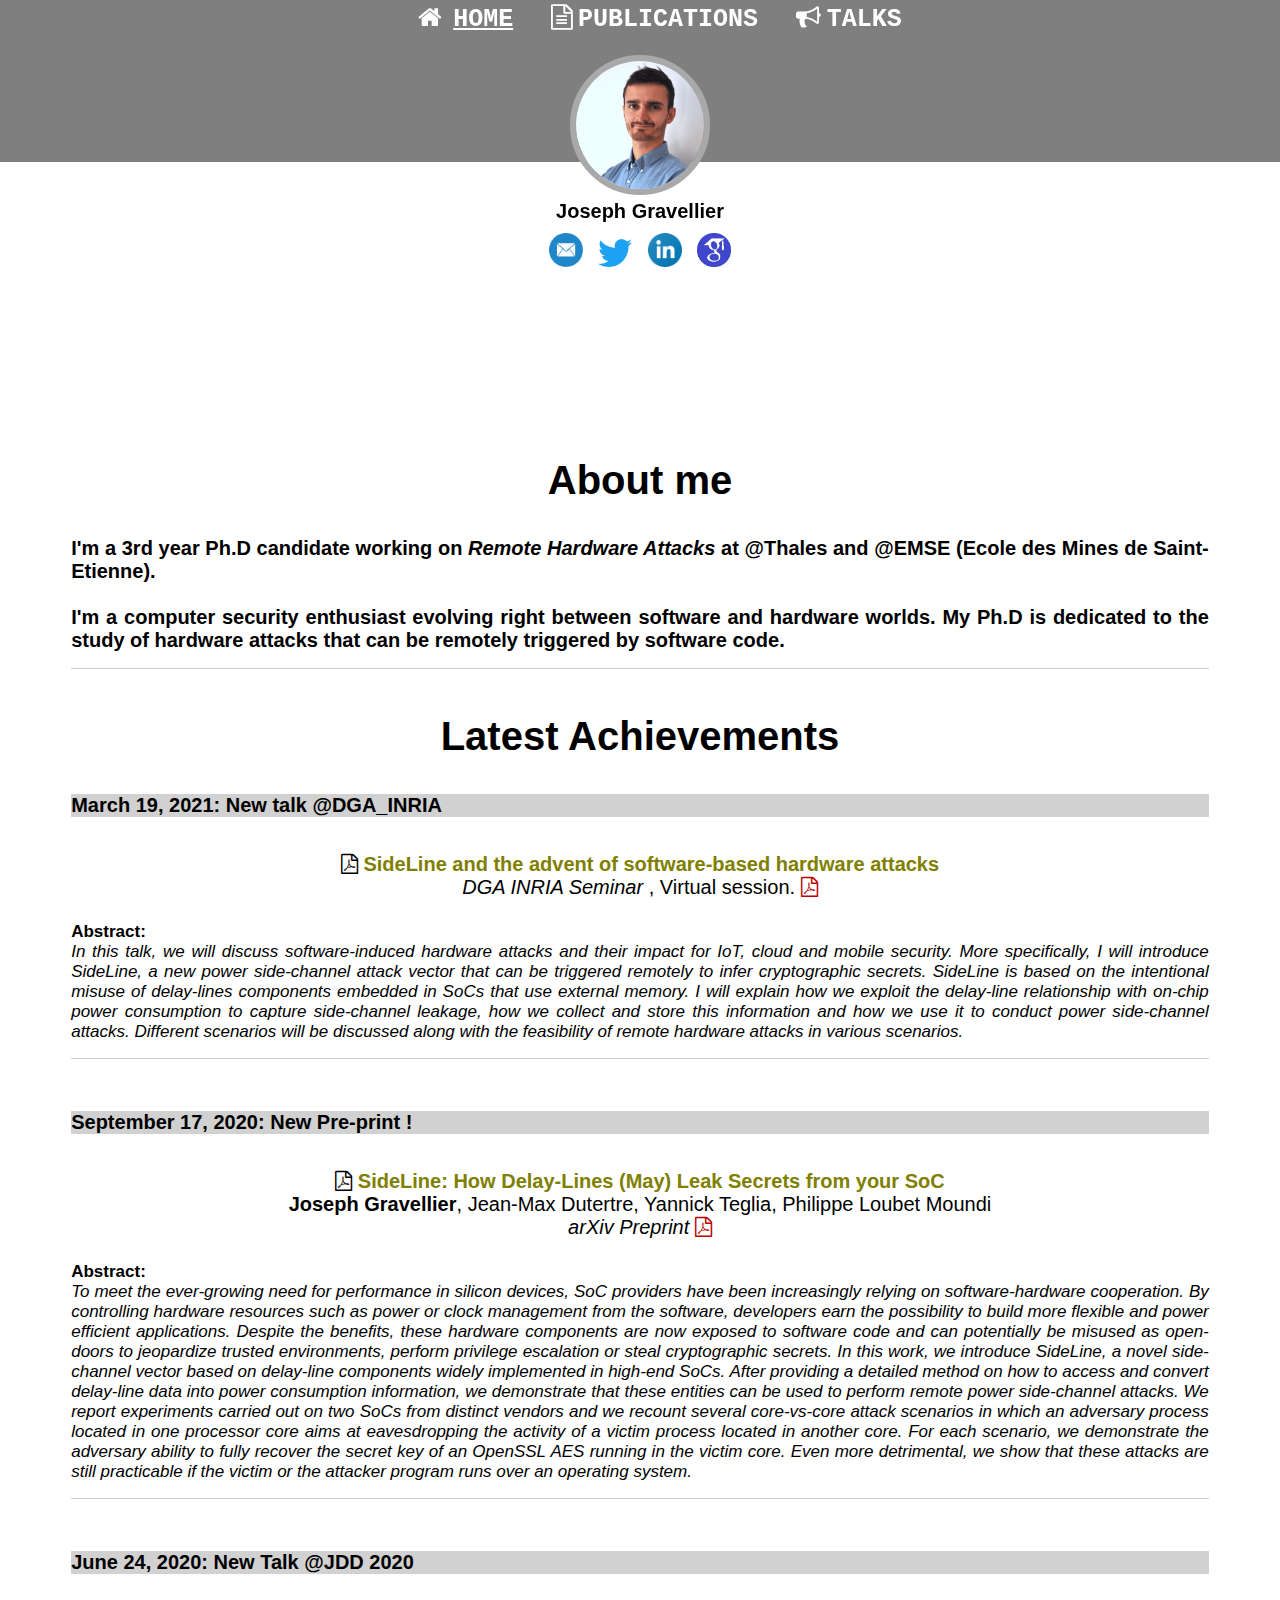
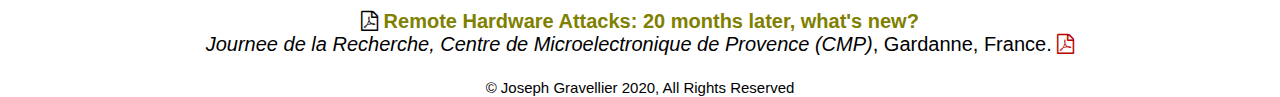
<file: index.html>
<!DOCTYPE html>
<html>
<head>
<title> Joseph Gravellier </title>	
<meta name="viewport" content="width=device-width, initial-scale=1.0,  maximum-scale=1.00, minimum-scale=1.00">
<meta name="author" content="Joseph Gravellier">	
<link rel="stylesheet" href="style_index.css">
<link rel="stylesheet" href="https://cdnjs.cloudflare.com/ajax/libs/font-awesome/4.7.0/css/font-awesome.min.css">
</head>


<body>

<div id="background_left"></div>
<div id="background_right"></div>
<div id="background_top">

<ul class="menu">
	<li style="display: inline-block;"><a href="https://josephgravellier.github.io/" class="links_menu_current col-menu" width=10%><i class="fa fa-home " style="color: white" title="home"> &nbsp;</i>HOME </a></li>	&nbsp;&nbsp;
	<li style="display: inline-block;"><a href="/publications/" class="links_menu col-menu"> <i class="fa fa-file-text-o" style="color: white" title="text">&nbsp;</i>PUBLICATIONS</a></li> &nbsp;&nbsp;
	<li style="display: inline-block;"><a href="/talks/" class="links_menu col-menu"> <i class="fa fa-bullhorn" style="color: white" title="text">&nbsp;</i>TALKS</a></li>
</ul>

<div class = "photo_and_name col-photo-name">
	<img src="https://josephgravellier.github.io/pictures/me_picture.png" class="photo"> <br/>
	<b>Joseph Gravellier</b> <br/>
  
	<div class="links_presentation">
		<a href="mailto:joseph.gravellier@emse.fr">
		<img src="https://josephgravellier.github.io/pictures/email_logo.png" class="col-presentation-logo logos" ></a>
		<a href="https://twitter.com/joseph_gravel" target="_blank">
		<img src="https://josephgravellier.github.io/pictures/twitter_logo.png" class="col-presentation-logo logos" ></a>
		<a href="https://fr.linkedin.com/in/josephgravellier" target="_blank">
		<img src="https://josephgravellier.github.io/pictures/linkedin_logo.png" class="col-presentation-logo logos" ></a>
		<a href="https://scholar.google.com/citations?user=Mbg5BK8AAAAJ&hl=en" target="_blank">
		<img src="https://josephgravellier.github.io/pictures/google_scholar_logo.png" class="col-presentation-logo logos" ></a>
	</div>
</div>
</div>

<div id="background_bottom">
<div class = "presentation col-presentation">
	<div class="title_presentation">
		<br/><br/>About me<br/>
	</div>

	<div class="text_presentation">
  <b>I'm a 3rd year Ph.D candidate working on <i>Remote Hardware Attacks</i> at @Thales and @EMSE (Ecole des Mines de Saint-Etienne).</b><br/><br/>

		<b>I'm a computer security enthusiast evolving right between software and hardware worlds.	My Ph.D is dedicated to the study of hardware attacks that can be remotely triggered by software code. </b>
	</div>	
<hr>
</div>

<div class = "news col-news">

	<div class="title_presentation">
		Latest Achievements<br/>
	</div>
	
	<div class="title_news">
		<b>March 19, 2021: New talk @DGA_INRIA </b>
	</div>
	
	<br/><br/>

	<div class="list_publications_index">
		<i class="fa fa-file-pdf-o"><b> <a class="pub-title" href="https://josephgravellier.github.io/documents/INRIA_DGA_slideshow.pdf">
		SideLine and the advent of software-based hardware attacks </a> </b> </i> <br/>        
		<em>DGA INRIA Seminar </em>, Virtual session. 
		<a href="https://josephgravellier.github.io/documents/INRIA_DGA_slideshow.pdf" class="nounderline"> 
		<i class="fa fa-file-pdf-o" style="color:#bb0000;" title="PDF"></i> </a> <br/> <br/> 
	</div>

	<div class="text_news">
		<b>Abstract:</b><br/>
		<i>In this talk, we will discuss software-induced hardware attacks and their impact for IoT, cloud and mobile security. More specifically, I will introduce SideLine, a new power side-channel attack vector that can be triggered remotely to infer cryptographic secrets. SideLine is based on the intentional misuse of delay-lines components embedded in SoCs that use external memory. I will explain how we exploit the delay-line relationship with on-chip power consumption to capture side-channel leakage, how we collect and store this information and how we use it to conduct power side-channel attacks. Different scenarios will be discussed along with the feasibility of remote hardware attacks in various scenarios.</i>
	</div>	
<hr>
	<br/><br/>
	
	<div class="title_news">
		<b>September 17, 2020: New Pre-print !</b>
	</div>
	
	<br/><br/>

	<div class="list_publications_index">
		<i class="fa fa-file-pdf-o"><b> <a class="pub-title" href="https://arxiv.org/pdf/2009.07773.pdf">
		SideLine: How Delay-Lines (May) Leak Secrets from your SoC </a> </b> </i> <br/>        
		<b>Joseph Gravellier</b>, Jean-Max Dutertre, Yannick Teglia, Philippe Loubet Moundi<br/>
		<em>arXiv Preprint </em>
		<a href="https://arxiv.org/pdf/2009.07773.pdf" class="nounderline"> 
		<i class="fa fa-file-pdf-o" style="color:#bb0000;" title="PDF"></i> </a> <br/> <br/> 
	</div>

	<div class="text_news">
		<b>Abstract:</b><br/>
		<i>To meet the ever-growing need for performance in silicon devices, SoC providers have been increasingly relying on software-hardware cooperation. By controlling hardware resources such as power or clock management from the software, developers earn the possibility to build more flexible and power efficient applications. Despite the benefits, these hardware components are now exposed to software code and can potentially be misused as open-doors to jeopardize trusted environments, perform privilege escalation or steal cryptographic secrets. In this work, we introduce SideLine, a novel side-channel vector based on delay-line components widely implemented in high-end SoCs. After providing a detailed method on how to access and convert delay-line data into power consumption information, we demonstrate that these entities can be used to perform remote power side-channel attacks. We report experiments carried out on two SoCs from distinct vendors and we recount several core-vs-core attack scenarios in which an adversary process located in one processor core aims at eavesdropping the activity of a victim process located in another core. For each scenario, we demonstrate the adversary ability to fully recover the secret key of an OpenSSL AES running in the victim core. Even more detrimental, we show that these attacks are still practicable if the victim or the attacker program runs over an operating system.</i>
	</div>	
<hr>
	<br/><br/>
	
	<div class="title_news">
		<b>June 24, 2020: New Talk @JDD 2020 </b>
	</div>
	
	<br/><br/>

	<div class="list_publications_index">
		<i class="fa fa-file-pdf-o"><b> <a class="pub-title" href="https://josephgravellier.github.io/documents/JDD_slideshow.pdf">
		Remote Hardware Attacks: 20 months later, what's new?</a> </b> </i> <br/> 
		<em>Journee de la Recherche, Centre de Microelectronique de Provence (CMP)</em>, Gardanne, France. 
		<a href="https://josephgravellier.github.io/documents/JDD_slideshow.pdf" class="nounderline">
		<i class="fa fa-file-pdf-o" style="color:#bb0000;" title="PDF"></i> </a> <br/> <br/> 
	</div>

	<div class="text_bottom">
		&copy; Joseph Gravellier 2020, All Rights Reserved
	</div>

</div>

</div>

</body>
</html>
</file>
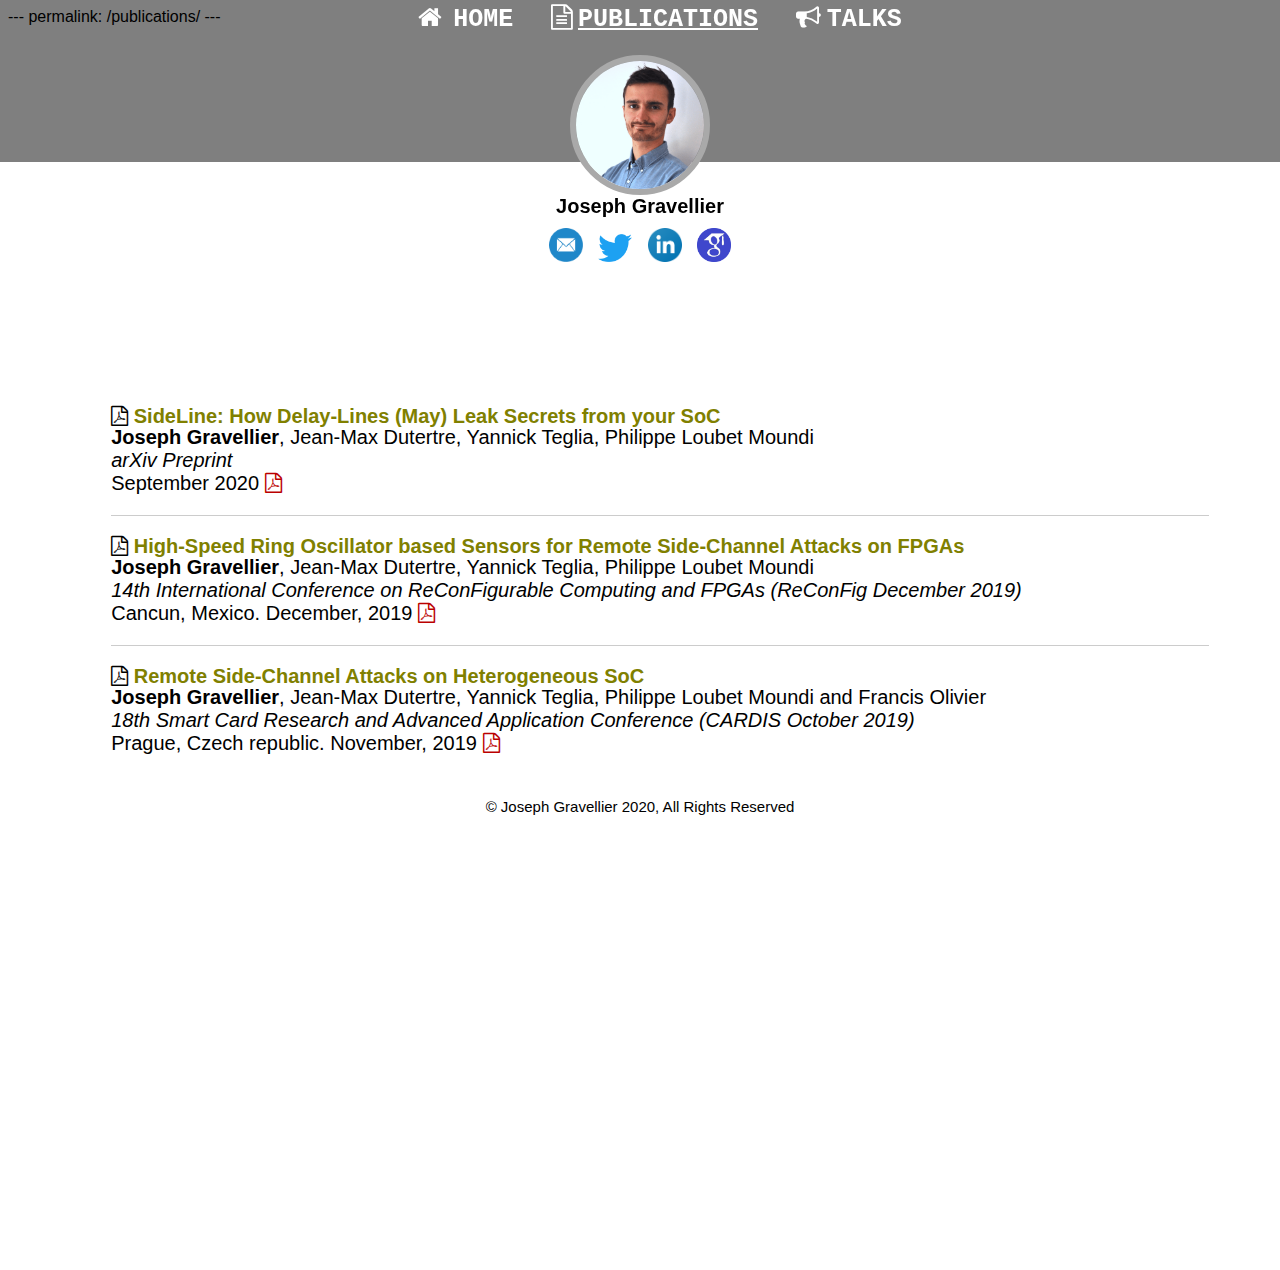
<file: publications.html>
---
permalink: /publications/
---

<!DOCTYPE html>
<html>
<head>
<title> Publications </title>
<meta name="viewport" content="width=device-width, initial-scale=1.0">
<link rel="stylesheet" href="/style_index.css">
<link rel="stylesheet" href="https://cdnjs.cloudflare.com/ajax/libs/font-awesome/4.7.0/css/font-awesome.min.css">
</head>

<body>

<div id="background_left"></div>
<div id="background_right"></div>
<div id="background_top">

<ul class="menu">
	<li style="display: inline-block;"><a href="https://josephgravellier.github.io/" class="links_menu col-menu" width=10%><i class="fa fa-home" style="color: white" title="home"> &nbsp;</i>HOME </a></li>	&nbsp;&nbsp;
	<li style="display: inline-block;"><a href="/publications/" class="links_menu_current col-menu"> <i class="fa fa-file-text-o" style="color: white" title="text">&nbsp;</i>PUBLICATIONS</a></li> &nbsp;&nbsp;
	<li style="display: inline-block;"><a href="/talks/" class="links_menu col-menu"> <i class="fa fa-bullhorn" style="color: white" title="text">&nbsp;</i>TALKS</a></li>
</ul>

<div class = "photo_and_name col-photo-name">
	<img src="https://josephgravellier.github.io/pictures/me_picture.png" class="photo"> <br/>
	<b>Joseph Gravellier</b> <br/>


	<div class="links_presentation">
		<a href="mailto:joseph.gravellier@emse.fr">
		<img src="https://josephgravellier.github.io/pictures/email_logo.png" class="col-presentation-logo logos" ></a>
		<a href="https://twitter.com/joseph_gravel" target="_blank">
		<img src="https://josephgravellier.github.io/pictures/twitter_logo.png" class="col-presentation-logo logos" ></a>
		<a href="https://fr.linkedin.com/in/josephgravellier" target="_blank">
		<img src="https://josephgravellier.github.io/pictures/linkedin_logo.png" class="col-presentation-logo logos" ></a>
		<a href="https://scholar.google.com/citations?user=Mbg5BK8AAAAJ&hl=en" target="_blank">
		<img src="https://josephgravellier.github.io/pictures/google_scholar_logo.png" class="col-presentation-logo logos" ></a>
	</div>
</div>
</div>


<div id="background_bottom">
  
  <div class="publications">

    <ul class="list_publications col-main">

      <i class="fa fa-file-pdf-o"><b> <a class="pub-title" href="https://arxiv.org/pdf/2009.07773.pdf">
        SideLine: How Delay-Lines (May) Leak Secrets from your SoC </a> </b> </i> <br/>        
      <b>Joseph Gravellier</b>, Jean-Max Dutertre, Yannick Teglia, Philippe Loubet Moundi<br/>
      <em>arXiv Preprint </em><br/>
      September 2020
      <a href="https://arxiv.org/pdf/2009.07773.pdf" class="nounderline"> 
        <i class="fa fa-file-pdf-o" style="color:#bb0000;" title="PDF"></i> </a> <br/> 
<hr>
      <i class="fa fa-file-pdf-o"><b> <a class="pub-title" href="https://hal.archives-ouvertes.fr/hal-02481050/document">
        High-Speed Ring Oscillator based Sensors for Remote Side-Channel Attacks on FPGAs </a> </b> </i> <br/>     
      <b>Joseph Gravellier</b>, Jean-Max Dutertre, Yannick Teglia, Philippe Loubet Moundi<br/>
      <em>14th International Conference on ReConFigurable Computing and FPGAs (ReConFig December 2019)</em><br/>
      Cancun, Mexico. December, 2019
      <a href="https://hal.archives-ouvertes.fr/hal-02481050/document" class="nounderline"> 
        <i class="fa fa-file-pdf-o" style="color:#bb0000;" title="PDF"></i> </a> <br/>  		
<hr>
      <i class="fa fa-file-pdf-o"><b> <a class="pub-title" href="https://hal.archives-ouvertes.fr/hal-02380092/file/HAL_CARDIS_Remote_Side_Channel_Attacks_on_Heterogeneous_SoC.pdf">
        Remote Side-Channel Attacks on Heterogeneous SoC </a> </b> </i> <br/>
      <b>Joseph Gravellier</b>, Jean-Max Dutertre, Yannick Teglia, Philippe Loubet Moundi and Francis Olivier<br/>
      <em>18th Smart Card Research and Advanced Application Conference (CARDIS October 2019)</em><br/>
      Prague, Czech republic. November, 2019
      <a href="https://hal.archives-ouvertes.fr/hal-02380092/file/HAL_CARDIS_Remote_Side_Channel_Attacks_on_Heterogeneous_SoC.pdf" class="nounderline"> 
        <i class="fa fa-file-pdf-o" style="color:#bb0000;" title="PDF"></i> </a> <br/> <br/> 

    </ul>

    <div class="text_bottom">
      &copy; Joseph Gravellier 2020, All Rights Reserved
    </div>

  </div>
</div>

</body>
</html>
</file>
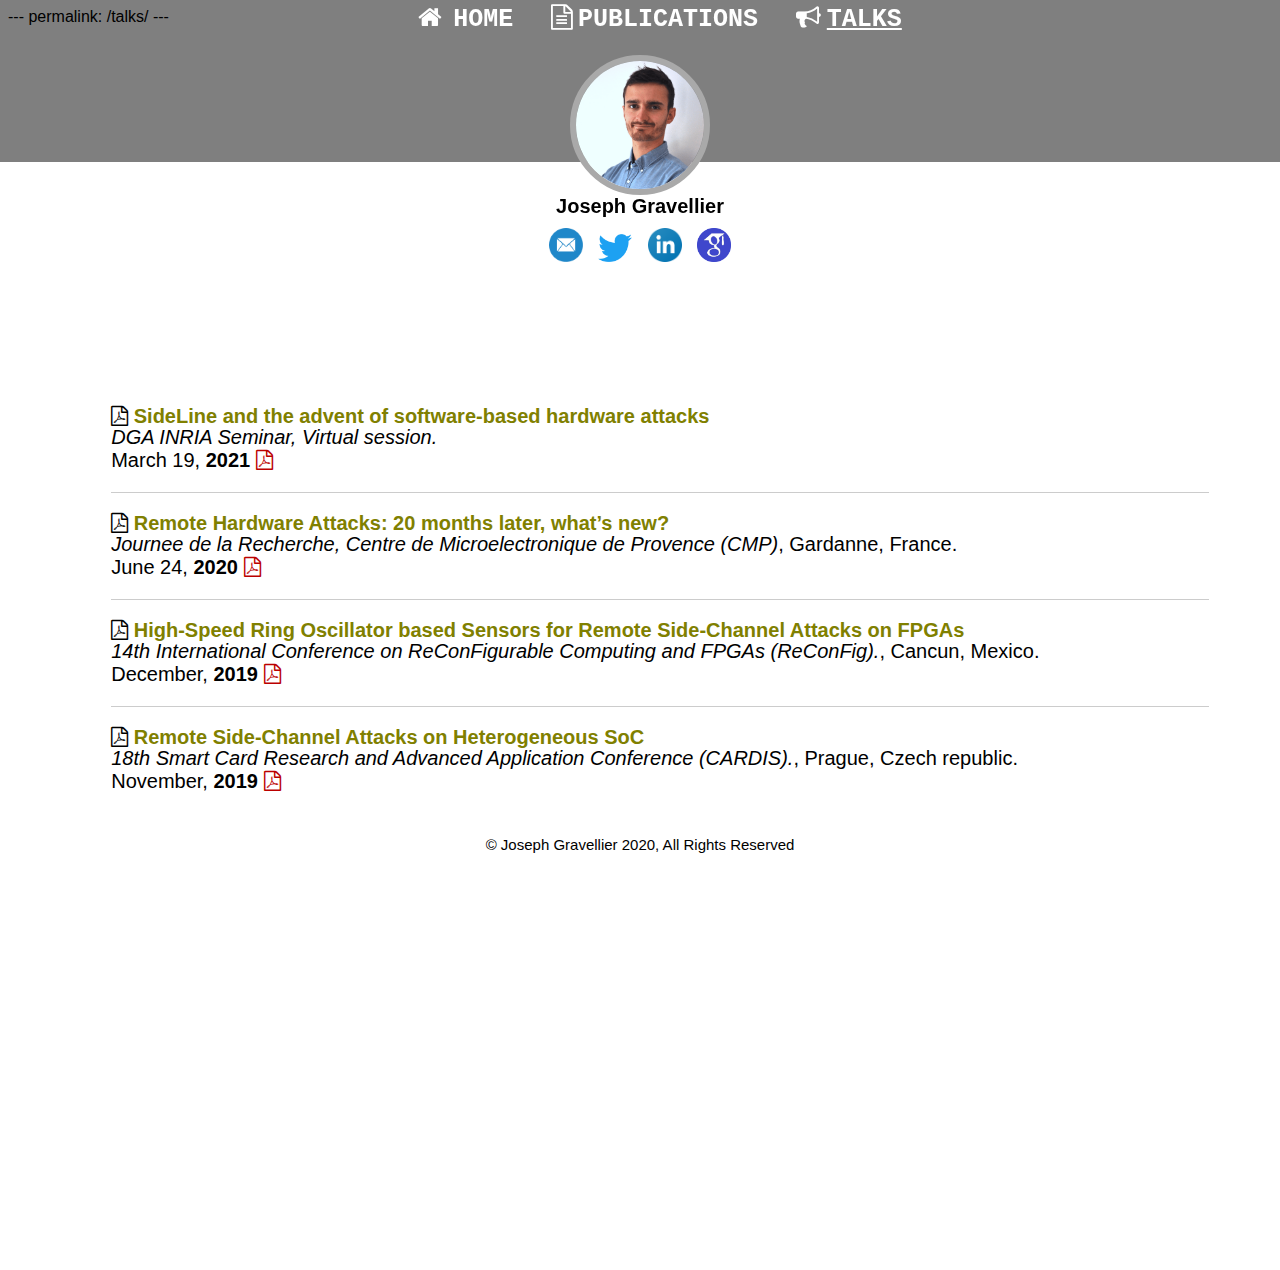
<file: talks.html>
---
permalink: /talks/
---

<!DOCTYPE html>
<html>
<head>
<title> Talks </title>
<meta name="viewport" content="width=device-width, initial-scale=1.0">
<link rel="stylesheet" href="/style_index.css">
<link rel="stylesheet" href="https://cdnjs.cloudflare.com/ajax/libs/font-awesome/4.7.0/css/font-awesome.min.css">
</head>

<body>

<div id="background_left"></div>
<div id="background_right"></div>
<div id="background_top">

<ul class="menu">
	<li style="display: inline-block;"><a href="https://josephgravellier.github.io/" class="links_menu col-menu" width=10%><i class="fa fa-home" style="color: white" title="home"> &nbsp;</i>HOME </a></li>	&nbsp;&nbsp;
	<li style="display: inline-block;"><a href="/publications/" class="links_menu col-menu"> <i class="fa fa-file-text-o" style="color: white" title="text">&nbsp;</i>PUBLICATIONS</a></li> &nbsp;&nbsp;
	<li style="display: inline-block;"><a href="/talks/" class="links_menu_current col-menu"> <i class="fa fa-bullhorn" style="color: white" title="text">&nbsp;</i>TALKS</a></li>
</ul>

<div class = "photo_and_name col-photo-name">
	<img src="https://josephgravellier.github.io/pictures/me_picture.png" class="photo"> <br/>
	<b>Joseph Gravellier</b> <br/>
	<div class="links_presentation">
		<a href="mailto:joseph.gravellier@emse.fr">
		<img src="https://josephgravellier.github.io/pictures/email_logo.png" class="col-presentation-logo logos" ></a>
		<a href="https://twitter.com/joseph_gravel" target="_blank">
		<img src="https://josephgravellier.github.io/pictures/twitter_logo.png" class="col-presentation-logo logos" ></a>
		<a href="https://fr.linkedin.com/in/josephgravellier" target="_blank">
		<img src="https://josephgravellier.github.io/pictures/linkedin_logo.png" class="col-presentation-logo logos" ></a>
		<a href="https://scholar.google.com/citations?user=Mbg5BK8AAAAJ&hl=en" target="_blank">
		<img src="https://josephgravellier.github.io/pictures/google_scholar_logo.png" class="col-presentation-logo logos" ></a>
	</div>
</div>

</div>


<div id="background_bottom">

	<div class="talks">

		<ul class="list_talks col-main">

			<i class="fa fa-file-pdf-o"><b> <a class="talk-title" href="https://josephgravellier.github.io/documents/INRIA_DGA_slideshow.pdf">
			SideLine and the advent of software-based hardware attacks </a> </b> </i> <br/> 
			<em>DGA INRIA Seminar, Virtual session.</em><br/> March 19, <b>2021</b>
			<a href="https://josephgravellier.github.io/documents/INRIA_DGA_slideshow.pdf" class="nounderline">
      
			<i class="fa fa-file-pdf-o" style="color:#bb0000;" title="PDF"></i> </a> <br/> 
			<hr>
      
			<i class="fa fa-file-pdf-o"><b> <a class="talk-title" href="https://josephgravellier.github.io/documents/JDD_slideshow.pdf">
			Remote Hardware Attacks: 20 months later, what’s new?</a> </b> </i> <br/> 
			<em>Journee de la Recherche, Centre de Microelectronique de Provence (CMP)</em>, Gardanne, France.<br/> June 24, <b>2020</b>
			<a href="https://josephgravellier.github.io/documents/JDD_slideshow.pdf" class="nounderline">
			<i class="fa fa-file-pdf-o" style="color:#bb0000;" title="PDF"></i> </a> <br/>   
<hr>

			<i class="fa fa-file-pdf-o"><b> <a class="talk-title" href="https://josephgravellier.github.io/documents/RECONFIG_slideshow.pdf">
			High-Speed Ring Oscillator based Sensors for Remote Side-Channel Attacks on FPGAs</a> </b> </i> <br/> 
			<em>14th International Conference on ReConFigurable Computing and FPGAs (ReConFig).</em>, Cancun, Mexico.<br/> December, <b>2019</b>
      
			<a href="https://josephgravellier.github.io/documents/RECONFIG_slideshow.pdf" class="nounderline"> 
			<i class="fa fa-file-pdf-o" style="color:#bb0000;" title="PDF"></i> </a> <br/> 
<hr>
			<i class="fa fa-file-pdf-o"><b> <a class="talk-title" href="https://josephgravellier.github.io/documents/CARDIS_slideshow.pdf">
			Remote Side-Channel Attacks on Heterogeneous SoC</a> </b> </i> <br/> 
			<em>18th Smart Card Research and Advanced Application Conference (CARDIS).</em>, Prague, Czech republic.<br/> November, <b>2019</b> 
			<a href="https://josephgravellier.github.io/documents/CARDIS_slideshow.pdf" class="nounderline"> 
			<i class="fa fa-file-pdf-o" style="color:#bb0000;" title="PDF"></i> </a> <br/> <br/> 

		</ul>

		<div class="text_bottom">
		&copy; Joseph Gravellier 2020, All Rights Reserved
		</div>
		
	</div>

</div>
</body>
</html>
</file>
<file: style_index.css>
* {
  box-sizing: border-box;
  font-family: Helvetica;
}

.col-none {
  width: 25%;
}

.col-menu {
  width: 100%;
}

.col-photo-name {
  width: 30%;
}

.col-presentation {
  width: 30%;
}

.col-news {
  width: 30%;
}

.col-main {
  width: 30%;
}

ul {
  display: table;
  width: 100%;
}

ul li a {
  padding: 5px 10px;
}

@media only screen and (max-width: 1500px) {
  .col-none {
    display: none;
  }

  .col-menu {
    width: 100%;
  }

  .col-photo-name {
    width: 90%;
  }

  .col-presentation {
    width: 90%;
  }

  .col-news {
    width: 90%;
  }

  .col-main {
    width: 90%;
  }

  ul li {
    display: block;
    float: none;
  }
}

#background_left {
  position: fixed;
  top: 0;
  left: 0;
  width: 30%;
  height: 100%;
  background-color: #dddddd;
  z-index: 1;
}

#background_top {
  position: fixed;
  top: 0;
  left: 0;
  margin-left: 0%;
  margin-right: 0%;
  width: 100%;
  height: 300px;
  background-image: linear-gradient(to bottom, rgba(0, 0, 0, 0.5) 55%, rgba(221, 221, 221, 1) 20%),
    url("https://d3b8hk1o42ev08.cloudfront.net/wp-content/uploads/2018/06/NV_1104_Johnson_large.jpg");
  /*border-bottom: solid;
  border-width: 150px;
  border-color: #ffffff;*/
  z-index: 1;
}

#background_right {
  position: fixed;
  top: 0;
  left: 0;
  margin-left: 70%;
  width: 30%;
  height: 100%;
  background-color: #dddddd;
  /*background-image: linear-gradient(to bottom, rgba(0, 0, 0, 1), rgba(0, 0, 0, 1)),
    url("https://d3b8hk1o42ev08.cloudfront.net/wp-content/uploads/2018/06/NV_1104_Johnson_large.jpg");*/
  z-index: 1;
}

#background_bottom {
  position: relative;
  top: 300px;
  left: 0px;
  width: 100%;
  height: 100%;
  z-index: 0;
}

@media only screen and (max-width: 1500px) {

  #background_left {
    position: fixed;
    top: 0;
    left: 0;
    width: 0%;
    height: 100%;
    background-color: #DDDDDD;
    z-index: 1;
  }

  #background_right {
    position: fixed;
    top: 0;
    left: 0;
    margin-left: 0%;
    width: 0%;
    height: 100%;
    background-color: #DDDDDD;
    z-index: 1;
  }

  #background_top {
    position: fixed;
    top: 0;
    left: 0;
    margin-left: 0%;
    margin-right: 0%;
    width: 100%;
    height: 360px;
    background-image: linear-gradient(to bottom, rgba(0, 0, 0, 0.5) 45%, rgba(255, 255, 255, 1) 20%),
      url("https://d3b8hk1o42ev08.cloudfront.net/wp-content/uploads/2018/06/NV_1104_Johnson_large.jpg");
    z-index: 1;
  }

  #background_bottom {
    position: relative;
    top: 360px;
    left: 0px;
    width: 100%;
    height: 100%;
    z-index: 0;
  }
}

hr {
  display: block;
  height: 0.1px;
  border: 0;
  border-top: 1px solid #ccc;
  color: #A9A9A9;
  margin: 1em 0;
  padding: 0;
}

.menu {
  z-index: 2;
  text-align: center;
  height: 1.5em;
  margin-top: 0%;
  margin-left: 0%;
  margin-right: 0%;
  border: solid;
  border-style: solid;
  border-color: #DDDDDD;
  border-top: none;
  border-left: none;
  border-right: none;
  border-bottom: none;
  border-width: 4px;
  background-color: none;
}

.links_menu {
  z-index: 2;
  vertical-align: middle;
  display: inline-block;
  border-style: none;
  color: white;
  font: bold 1.2em "Courier";
  font-size: 25px;
  text-decoration: none;
  background-color: none;
}

.links_menu_current {
  vertical-align: middle;
  display: inline-block;
  border-style: none;
  text-decoration: none;
  font: bold 1.2em "Courier";
  color: white;
  font-size: 25px;
  background-color: none;
  text-decoration: underline;
  z-index: 2;
}

.links_menu:hover {
  transform: scale(1.2);
}

.button_langage {
  float: right;
  padding: 2vh;
  color: black;
}

.photo_and_name {
  display: inline-block;
  float: center;
  text-align: center;
  margin-top: 0%;
  margin-left: 35%;
  margin-right: 35%;
  font-size: 20px;
  color: black;
}

@media only screen and (max-width: 1500px) {
  .photo_and_name {
    display: inline-block;
    float: center;
    text-align: center;
    margin-top: 0%;
    margin-left: 5%;
    margin-right: 5%;
    font-size: 20px;
    white-space: nowrap;
    overflow: hidden;
    text-overflow: ellipsis;
  }
}


.photo {
  border-radius: 50%;
  border-style: solid;
  border-width: 0.3em;
  border-color: #A9A9A9;
  width: 8em;
}

@media only screen and (max-width: 1500px) {
  .photo {
    border-radius: 50%;
    border-style: solid;
    border-width: 0.3em;
    border-color: #A9A9A9;
    width: 7em;
  }
}

.logos {
  transition: transform 0.1s;
  width: 1.7em;
  margin-top: 10px;
  margin-left: 5px;
  margin-right: 5px;
}

.logos:hover {
  transform: scale(1.2);
}

.presentation {
  display: inline-block;
  text-align: center;
  margin-top: 0%;
  margin-right: 35%;
  margin-left: 35%;
}

@media only screen and (max-width: 1500px) {
  .presentation {
    display: inline-block;
    float: center;
    text-align: center;
    margin-top: 0%;
    margin-right: 5%;
    margin-left: 5%;
  }
}

.title_presentation {
  font-size: 40px;
  font-weight: bold;
  text-align: center;
  margin-bottom: 3%;
}

.text_presentation {
  width: 100%;
  font-size: 20px;
  font-weight: 500;
  text-align: justify;
}

.news {
  display: inline-block;
  text-align: center;
  margin-top: 2%;
  margin-left: 35%;
  margin-right: 35%;
}

@media only screen and (max-width: 1500px) {
  .news {
    display: inline-block;
    text-align: center;
    margin-top: 2%;
    margin-left: 5%;
    margin-right: 5%;
  }
}

.title_news {
  width: 100%;
  font-size: 20px;
  font-weight: 500;
  text-align: left;
  background-color: #D1D1D1;
}

.text_news {
  width: 100%;
  font-size: 17px;
  font-weight: 500;
  text-align: justify;
  background-color: none;
  margin-left: 0%;
}


.links_presentation {
  text-align: center;
}

/* PUB LAYOUT */

.publications {
  text-align: left;
}

.title_publications {
  display: inline-block;
  text-align: left;
  font-size: 40px;
  font-weight: bold;
  border-style: none;
  margin-top: 5%;
}

.list_publications {
  display: inline-block;
  text-align: left;
  font-size: 20px;
  margin-left: 35%;
  margin-right: 35%;
}

.list_publications_index {
  display: inline-block;
  text-align: left;
  font-size: 20px;
  margin-left: 0%;
  margin-right: 0%;
}

@media only screen and (max-width: 1500px) {
  .list_publications {
    display: inline-block;
    text-align: left;
    font-size: 20px;
    margin-left: 5%;
    margin-right: 5%;
  }
}

@media only screen and (max-width: 1500px) {
  .list_publications_index {
    display: inline-block;
    text-align: center;
    font-size: 20px;
    margin-left: 0%;
    margin-right: 0%;
  }
}

.pub-title {
  text-decoration: none
}

.pub-title:hover {
  text-decoration: underline
}

.pub-title:hover img {
  box-shadow: 0 0 10px rgba(0, 0, 0, 0.25)
}

.pub-title {
  color: #808000
}

/* TALK LAYOUT */

.list_talks {
  display: inline-block;
  text-align: left;
  font-size: 20px;
  margin-left: 35%;
  margin-right: 35%;
}

@media only screen and (max-width: 1500px) {
  .list_talks {
    display: inline-block;
    text-align: left;
    font-size: 20px;
    margin-left: 5%;
    margin-right: 5%;
  }
}

.talk-title {
  text-decoration: none;
  color: #808000;
}

.talk-title:hover {
  text-decoration: underline;
}

/* COPYRIGHT */

.text_bottom {
  width: 100%;
  font-size: 15px;
  font-weight: 500;
  text-align: center;
  background-color: none;
  margin-left: 0%;
}
</file>
